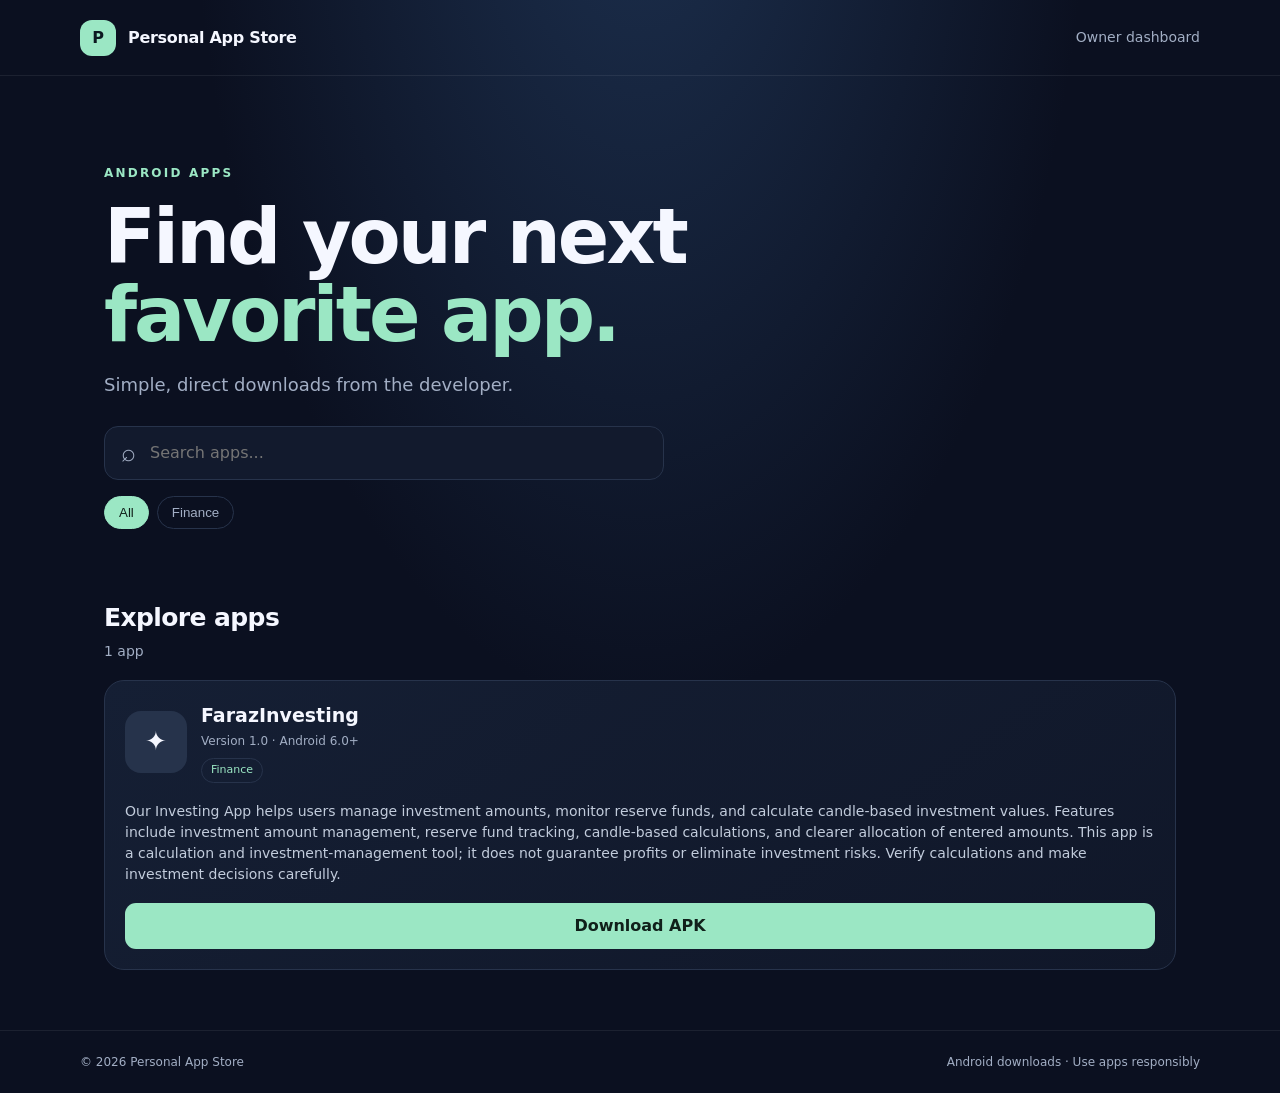
<file: index.html>
<!doctype html>
<html lang="en"><head><meta charset="utf-8"><meta name="google-site-verification" content="Z9HDALFkb_wFgEn5AWeHHjD7fopu-zo6pGsJ6yKtJlg" /><meta name="viewport" content="width=device-width,initial-scale=1"><meta name="theme-color" content="#101827"><meta name="description" content="Discover and download Android apps from Personal App Store, including FarazInvesting. Browse Android apps, read descriptions, and download APK files directly."><meta name="keywords" content="Android apps, APK download, Personal App Store, FarazInvesting, Android app downloads"><meta name="robots" content="index,follow,max-image-preview:large"><link rel="canonical" href="https://whatisfeardefine-ops.github.io/personal-app-store/"><meta property="og:type" content="website"><meta property="og:title" content="Personal App Store - Android App Downloads"><meta property="og:description" content="Discover and download Android apps, including FarazInvesting."><meta property="og:url" content="https://whatisfeardefine-ops.github.io/personal-app-store/"><title>Personal App Store - Android App Downloads</title><link rel="stylesheet" href="style.css"></head>
<body><header class="top"><a class="brand" href="./"><span class="logo">P</span><span>Personal App Store</span></a><a class="admin-link" href="admin.html">Owner dashboard</a></header>
<main class="wrap"><section class="hero"><p class="eyebrow">ANDROID APPS</p><h1>Find your next<br><span>favorite app.</span></h1><p class="sub">Simple, direct downloads from the developer.</p><label class="search"><span>⌕</span><input id="search" type="search" placeholder="Search apps..." aria-label="Search apps"></label><div class="filters" id="filters"></div></section><section class="section-head"><div><h2>Explore apps</h2><p id="count">Loading apps…</p></div></section><section id="apps" class="app-grid" aria-live="polite"></section><section id="empty" class="empty" hidden><div class="empty-icon">✦</div><h3>No apps published yet</h3><p>New apps will appear here when the developer publishes them.</p></section></main><footer><span>© <span id="year"></span> Personal App Store</span><span>Android downloads · Use apps responsibly</span></footer><script src="app.js"></script></body></html>
</file>
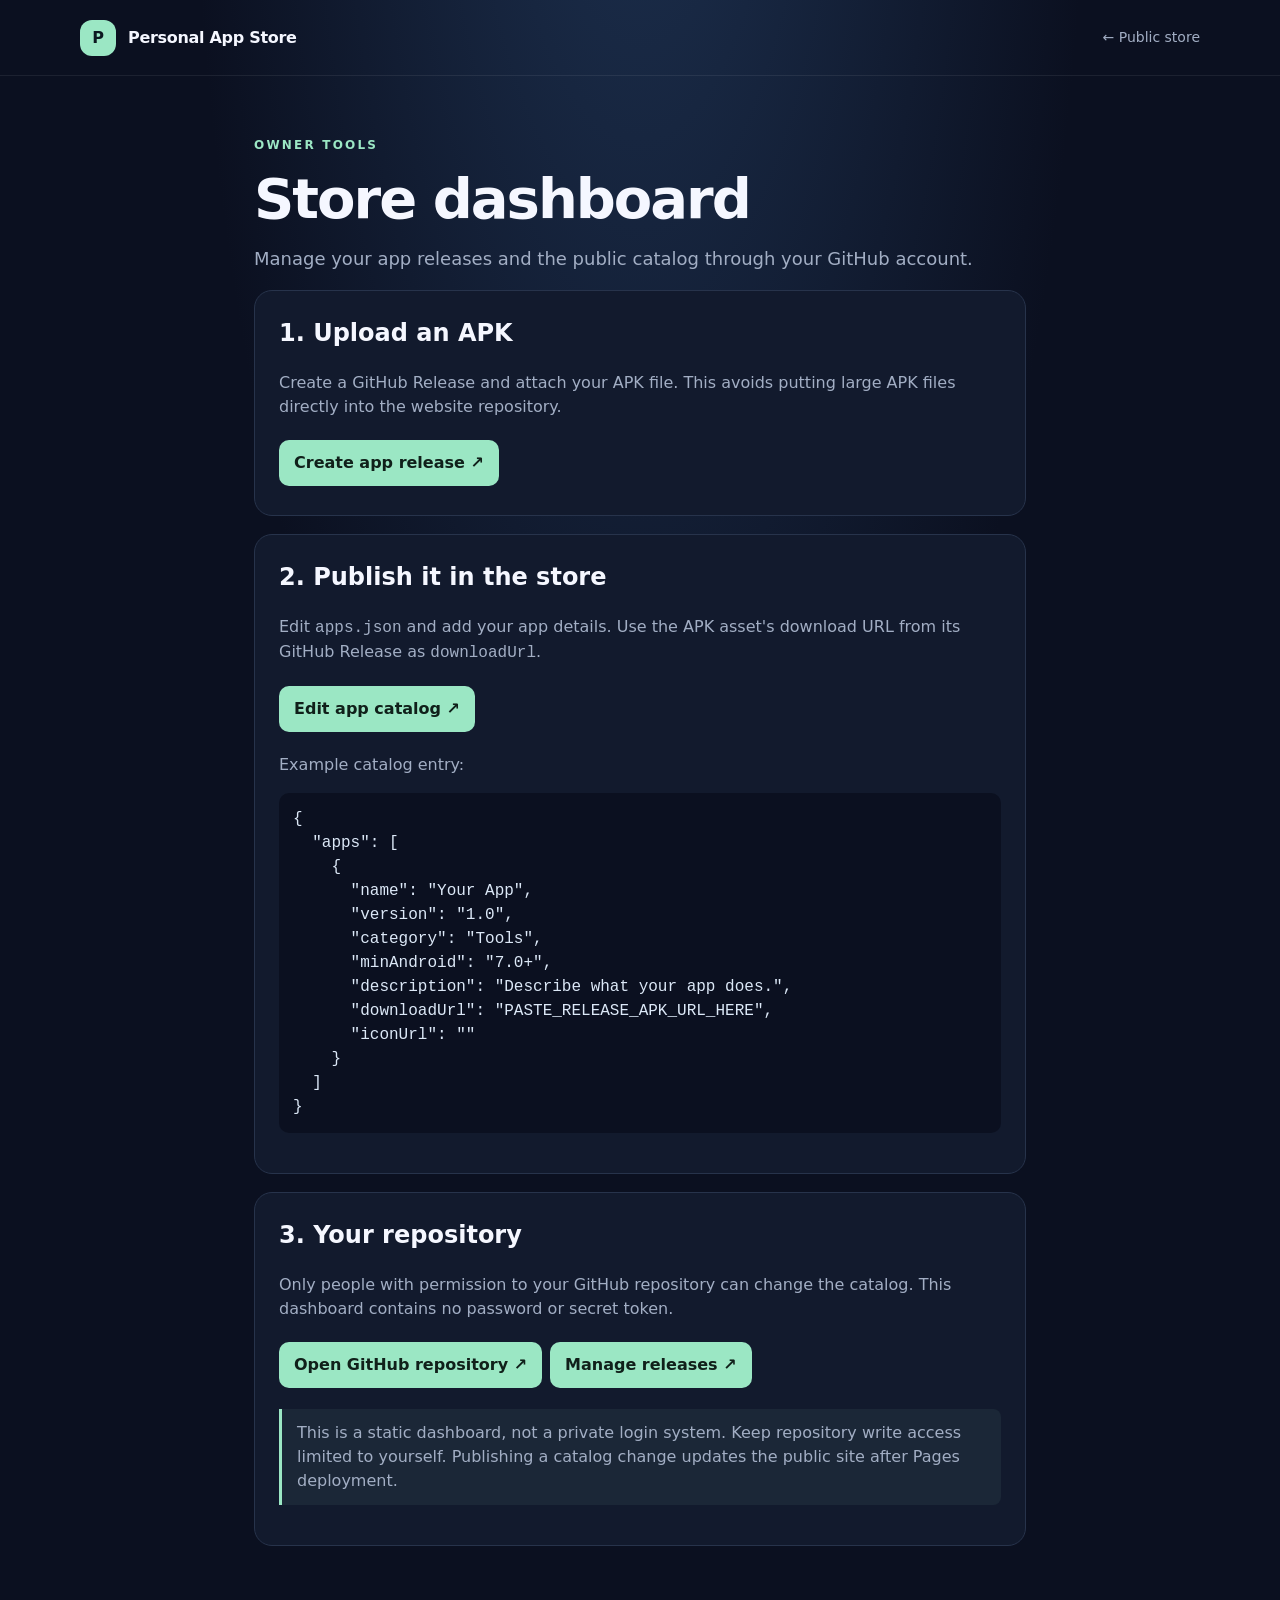
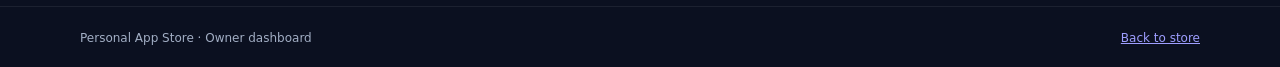
<file: admin.html>
<!doctype html><html lang="en"><head><meta charset="utf-8"><meta name="viewport" content="width=device-width,initial-scale=1"><meta name="theme-color" content="#101827"><title>Owner Dashboard · Personal App Store</title><link rel="stylesheet" href="style.css"></head><body><header class="top"><a class="brand" href="./"><span class="logo">P</span><span>Personal App Store</span></a><a class="admin-link" href="./">← Public store</a></header><main class="admin-wrap"><p class="eyebrow">OWNER TOOLS</p><h1 style="font-size:clamp(38px,6vw,56px);letter-spacing:-2px">Store dashboard</h1><p class="sub">Manage your app releases and the public catalog through your GitHub account.</p><section class="admin-panel"><h2>1. Upload an APK</h2><p>Create a GitHub Release and attach your APK file. This avoids putting large APK files directly into the website repository.</p><a class="action" href="https://github.com/whatisfeardefine-ops/personal-app-store/releases/new" target="_blank" rel="noopener">Create app release ↗</a></section><section class="admin-panel"><h2>2. Publish it in the store</h2><p>Edit <code>apps.json</code> and add your app details. Use the APK asset's download URL from its GitHub Release as <code>downloadUrl</code>.</p><a class="action" href="https://github.com/whatisfeardefine-ops/personal-app-store/edit/main/apps.json" target="_blank" rel="noopener">Edit app catalog ↗</a><p>Example catalog entry:</p><pre style="white-space:pre-wrap;overflow-wrap:anywhere;background:#0b1020;padding:14px;border-radius:10px;color:#dce8f7">{
  "apps": [
    {
      "name": "Your App",
      "version": "1.0",
      "category": "Tools",
      "minAndroid": "7.0+",
      "description": "Describe what your app does.",
      "downloadUrl": "PASTE_RELEASE_APK_URL_HERE",
      "iconUrl": ""
    }
  ]
}</pre></section><section class="admin-panel"><h2>3. Your repository</h2><p>Only people with permission to your GitHub repository can change the catalog. This dashboard contains no password or secret token.</p><a class="action" href="https://github.com/whatisfeardefine-ops/personal-app-store" target="_blank" rel="noopener">Open GitHub repository ↗</a><a class="action" href="https://github.com/whatisfeardefine-ops/personal-app-store/releases" target="_blank" rel="noopener">Manage releases ↗</a><p class="note">This is a static dashboard, not a private login system. Keep repository write access limited to yourself. Publishing a catalog change updates the public site after Pages deployment.</p></section></main><footer><span>Personal App Store · Owner dashboard</span><span><a href="./">Back to store</a></span></footer></body></html>
</file>
<file: style.css>
:root{color-scheme:dark;--bg:#0b1020;--panel:#121a2d;--line:#27334b;--text:#f5f7ff;--muted:#a2aec4;--accent:#9be7c4}*{box-sizing:border-box}body{margin:0;background:radial-gradient(ellipse at 50% -20%,#1d3150 0,transparent 50%),var(--bg);color:var(--text);font:16px/1.5 system-ui,-apple-system,Segoe UI,sans-serif}.top{height:76px;padding:0 max(24px,calc((100% - 1120px)/2));display:flex;align-items:center;justify-content:space-between;border-bottom:1px solid #ffffff12}.brand{display:flex;align-items:center;gap:12px;color:var(--text);font-weight:750;text-decoration:none;letter-spacing:-.3px}.logo{display:grid;place-items:center;width:36px;height:36px;border-radius:12px;background:var(--accent);color:#0c1820;font-weight:900}.admin-link{color:var(--muted);text-decoration:none;font-size:14px}.admin-link:hover,a:hover{color:var(--accent)}.wrap{max-width:1120px;margin:auto;padding:0 24px}.hero{padding:76px 0 40px}.eyebrow{font-size:12px;font-weight:800;letter-spacing:2.2px;color:var(--accent)}h1{font-size:clamp(44px,7vw,76px);line-height:1.02;letter-spacing:-3px;margin:16px 0}.hero h1 span{color:var(--accent)}.sub{color:var(--muted);font-size:18px}.search{margin-top:28px;display:flex;align-items:center;gap:12px;width:min(100%,560px);background:var(--panel);border:1px solid var(--line);border-radius:14px;padding:0 16px;height:54px}.search span{font-size:25px;color:var(--muted)}.search input{background:none;border:0;outline:0;color:var(--text);font:inherit;width:100%}.filters{display:flex;gap:8px;flex-wrap:wrap;margin-top:16px}.filter{border:1px solid var(--line);background:transparent;color:var(--muted);border-radius:30px;padding:8px 14px;cursor:pointer}.filter.active,.filter:hover{background:var(--accent);color:#10201a;border-color:var(--accent)}.section-head{display:flex;align-items:end;justify-content:space-between;margin:30px 0 18px}.section-head h2{margin:0;font-size:25px;letter-spacing:-.6px}.section-head p{margin:4px 0 0;color:var(--muted);font-size:14px}.app-grid{display:grid;grid-template-columns:repeat(auto-fit,minmax(min(100%,300px),1fr));gap:16px;padding-bottom:60px}.app-card{background:linear-gradient(145deg,#151f34,#101729);border:1px solid var(--line);border-radius:20px;padding:20px;display:flex;flex-direction:column;min-height:235px}.app-top{display:flex;gap:14px;align-items:center}.app-icon{width:62px;height:62px;object-fit:cover;border-radius:16px;background:#26334b;display:grid;place-items:center;font-size:26px;flex-shrink:0}.app-name{margin:0;font-size:19px}.meta{font-size:12px;color:var(--muted);margin-top:3px}.tag{display:inline-flex;border:1px solid var(--line);border-radius:20px;padding:3px 9px;font-size:11px;color:var(--accent);margin-top:8px}.desc{color:#c2ccdc;font-size:14px;margin:18px 0;flex:1}.download{display:block;text-align:center;background:var(--accent);color:#10201a;text-decoration:none;font-weight:800;padding:11px 14px;border-radius:11px}.download:hover{background:#c3f5df;color:#10201a}.download.disabled{background:#26334b;color:#7e8aa0;pointer-events:none}.empty{text-align:center;padding:54px 20px 90px;color:var(--muted)}.empty h3{color:var(--text);margin-bottom:6px}.empty-icon{font-size:35px;color:var(--accent)}footer{border-top:1px solid #ffffff12;display:flex;justify-content:space-between;gap:16px;flex-wrap:wrap;padding:22px max(24px,calc((100% - 1120px)/2));font-size:12px;color:var(--muted)}.admin-wrap{max-width:820px;margin:60px auto;padding:0 24px}.admin-panel{background:var(--panel);border:1px solid var(--line);border-radius:18px;padding:24px;margin:18px 0}.admin-panel h2{margin-top:0}.admin-panel p,.admin-panel li{color:var(--muted)}.admin-panel a{color:var(--accent)}.action{display:inline-block;background:var(--accent);color:#10201a!important;text-decoration:none;padding:11px 15px;border-radius:10px;font-weight:750;margin:5px 8px 5px 0}.note{border-left:3px solid var(--accent);padding:12px 15px;background:#9be7c410;color:#cbd7e7;border-radius:0 8px 8px 0}@media(max-width:600px){.hero{padding-top:52px}footer{flex-direction:column}.top{height:66px}}
</file>
